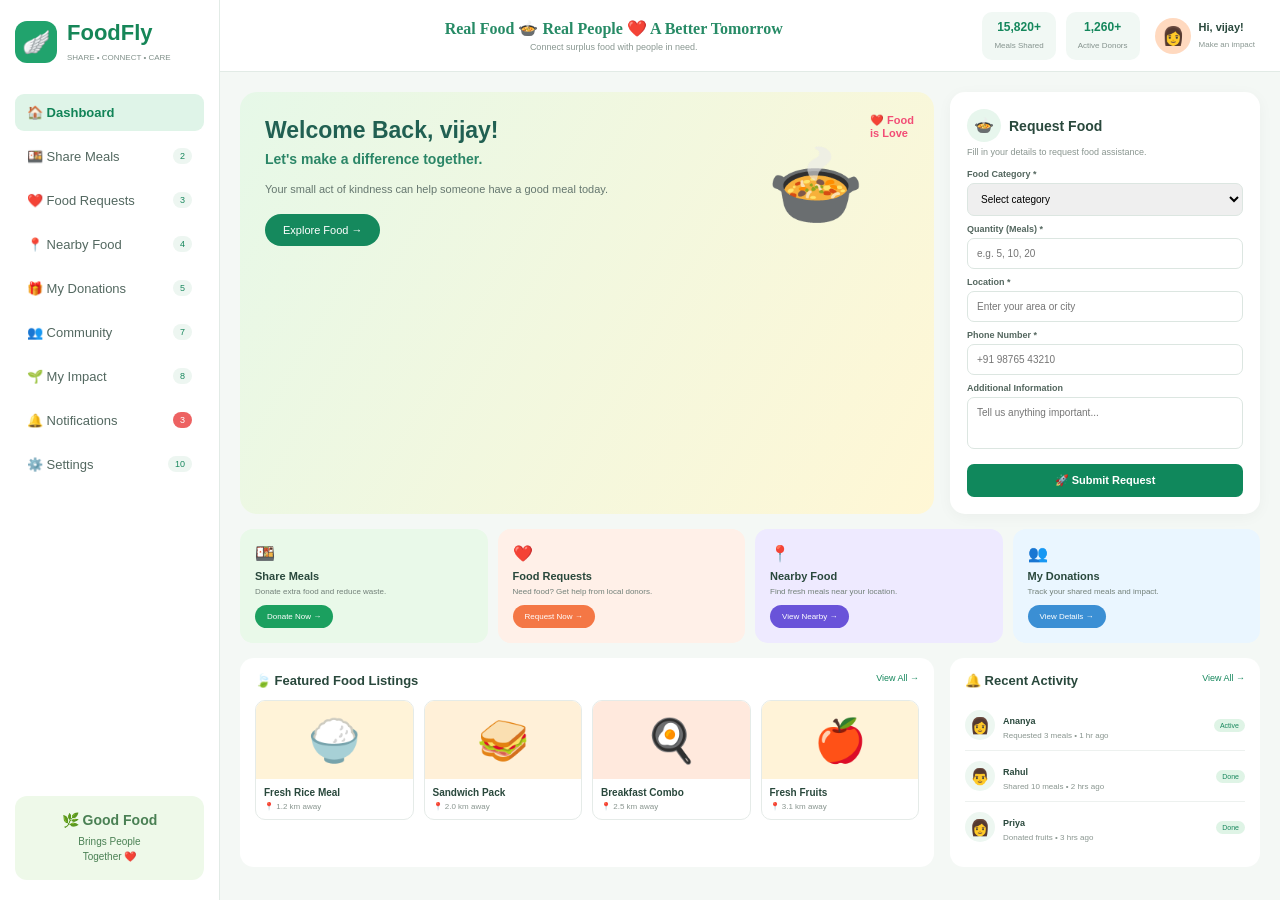
<file: index.html>
<!DOCTYPE html>
<html lang="en">
<head>
    <meta charset="UTF-8">
    <meta name="viewport" content="width=device-width, initial-scale=1.0">
    <title>FoodFly - Food Sharing</title>

    <style>
        * {
            margin: 0;
            padding: 0;
            box-sizing: border-box;
            font-family: Arial, sans-serif;
        }

        body {
            background: #f4f8f5;
            color: #29483c;
        }

        /* ================= SIDEBAR ================= */

        .sidebar {
            position: fixed;
            left: 0;
            top: 0;
            width: 220px;
            height: 100vh;
            background: white;
            padding: 20px 15px;
            border-right: 1px solid #e2ebe6;
        }

        .logo {
            display: flex;
            align-items: center;
            gap: 10px;
            margin-bottom: 30px;
        }

        .logo-icon {
            width: 42px;
            height: 42px;
            background: #21a36d;
            border-radius: 12px;
            display: flex;
            justify-content: center;
            align-items: center;
            font-size: 23px;
        }

        .logo h2 {
            color: #168658;
            font-size: 22px;
        }

        .logo small {
            color: #82918b;
            font-size: 8px;
        }

        .menu {
            list-style: none;
        }

        .menu li {
            margin: 6px 0;
        }

        .menu a {
            display: flex;
            align-items: center;
            gap: 12px;
            padding: 11px 12px;
            color: #536860;
            text-decoration: none;
            border-radius: 9px;
            font-size: 13px;
            cursor: pointer;
        }

        .menu a:hover,
        .menu .active {
            background: #dff4e8;
            color: #118357;
            font-weight: bold;
        }

        .badge {
            margin-left: auto;
            background: #edf6f1;
            color: #19885e;
            padding: 3px 7px;
            border-radius: 15px;
            font-size: 9px;
        }

        .red {
            background: #ed6262;
            color: white;
        }

        .sidebar-bottom {
            position: absolute;
            bottom: 20px;
            left: 15px;
            right: 15px;
            background: #eef9e9;
            border-radius: 12px;
            padding: 16px;
            text-align: center;
            color: #4a8054;
        }

        .sidebar-bottom h3 {
            font-size: 14px;
            margin-bottom: 6px;
        }

        .sidebar-bottom p {
            font-size: 10px;
            line-height: 1.5;
        }

        /* ================= MAIN ================= */

        .main {
            margin-left: 220px;
            min-height: 100vh;
        }

        /* ================= TOP BAR ================= */

        .topbar {
            height: 72px;
            background: white;
            border-bottom: 1px solid #e2ebe6;
            display: flex;
            align-items: center;
            padding: 0 25px;
        }

        .top-title {
            flex: 1;
            text-align: center;
        }

        .top-title h3 {
            color: #278b66;
            font-family: Georgia, serif;
            font-size: 16px;
        }

        .top-title p {
            font-size: 9px;
            color: #899791;
            margin-top: 4px;
        }

        .stats {
            display: flex;
            gap: 10px;
        }

        .stat {
            background: #f1f8f4;
            padding: 8px 12px;
            border-radius: 10px;
            text-align: center;
        }

        .stat strong {
            display: block;
            color: #15875c;
            font-size: 12px;
        }

        .stat span {
            color: #85938e;
            font-size: 8px;
        }

        .profile {
            display: flex;
            align-items: center;
            gap: 8px;
            margin-left: 15px;
        }

        .profile-img {
            width: 36px;
            height: 36px;
            border-radius: 50%;
            background: #ffd9bf;
            display: flex;
            justify-content: center;
            align-items: center;
            font-size: 18px;
        }

        .profile strong {
            display: block;
            font-size: 11px;
        }

        .profile small {
            color: #899791;
            font-size: 8px;
        }

        /* ================= DASHBOARD ================= */

        .dashboard {
            padding: 20px;
        }

        .top-section {
            display: grid;
            grid-template-columns: 1fr 310px;
            gap: 16px;
        }

        /* WELCOME */

        .welcome {
            min-height: 185px;
            border-radius: 17px;
            padding: 25px;
            position: relative;
            overflow: hidden;
            background: linear-gradient(
                120deg,
                #e6f8e8,
                #fff7d5
            );
        }

        .welcome h1 {
            color: #216052;
            font-size: 23px;
            margin-bottom: 7px;
        }

        .welcome h3 {
            color: #2b8667;
            font-size: 14px;
            margin-bottom: 14px;
        }

        .welcome p {
            color: #65776f;
            font-size: 11px;
            line-height: 1.6;
            width: 55%;
        }

        .explore {
            margin-top: 15px;
            padding: 10px 18px;
            background: #15895d;
            color: white;
            border: none;
            border-radius: 20px;
            cursor: pointer;
            font-size: 11px;
        }

        .explore:hover {
            background: #0c6d4a;
        }

        .food-icon {
            position: absolute;
            right: 70px;
            top: 48px;
            font-size: 78px;
        }

        .love {
            position: absolute;
            right: 20px;
            top: 22px;
            color: #f24d76;
            font-weight: bold;
            font-size: 11px;
        }

        /* ================= REQUEST FORM ================= */

        .request {
            background: white;
            border-radius: 15px;
            padding: 17px;
            box-shadow: 0 3px 15px rgba(0,0,0,0.04);
        }

        .request-heading {
            display: flex;
            align-items: center;
            gap: 8px;
            margin-bottom: 5px;
        }

        .request-heading span {
            background: #e7f6ed;
            padding: 7px;
            border-radius: 50%;
        }

        .request-heading h3 {
            font-size: 14px;
        }

        .request > p {
            color: #89958f;
            font-size: 9px;
            margin-bottom: 12px;
        }

        label {
            display: block;
            margin: 8px 0 4px;
            font-size: 9px;
            font-weight: bold;
            color: #53665e;
        }

        input,
        select,
        textarea {
            width: 100%;
            border: 1px solid #dce6e1;
            border-radius: 7px;
            padding: 9px;
            outline: none;
            font-size: 10px;
        }

        input:focus,
        select:focus,
        textarea:focus {
            border-color: #1b9a69;
        }

        textarea {
            height: 52px;
            resize: none;
        }

        .submit {
            width: 100%;
            border: none;
            margin-top: 11px;
            padding: 10px;
            background: #10885c;
            color: white;
            border-radius: 7px;
            font-size: 11px;
            font-weight: bold;
            cursor: pointer;
        }

        .submit:hover {
            background: #0b704c;
        }

        /* ================= ACTION CARDS ================= */

        .cards {
            display: grid;
            grid-template-columns: repeat(4, 1fr);
            gap: 10px;
            margin-top: 15px;
        }

        .card {
            padding: 15px;
            min-height: 110px;
            border-radius: 13px;
        }

        .card h4 {
            font-size: 11px;
            margin: 7px 0 4px;
        }

        .card p {
            color: #728079;
            font-size: 8px;
            line-height: 1.4;
        }

        .card button {
            border: none;
            color: white;
            border-radius: 15px;
            padding: 7px 12px;
            font-size: 8px;
            margin-top: 8px;
            cursor: pointer;
        }

        .share {
            background: #e9f9e9;
        }

        .share button {
            background: #1ba05f;
        }

        .requests {
            background: #fff0e8;
        }

        .requests button {
            background: #f47745;
        }

        .nearby {
            background: #eeeaff;
        }

        .nearby button {
            background: #6953d9;
        }

        .donations {
            background: #eaf6ff;
        }

        .donations button {
            background: #3b8fd4;
        }

        /* ================= BOTTOM ================= */

        .bottom {
            display: grid;
            grid-template-columns: 1fr 310px;
            gap: 16px;
            margin-top: 15px;
        }

        .section {
            background: white;
            border-radius: 14px;
            padding: 15px;
        }

        .section-title {
            display: flex;
            justify-content: space-between;
            margin-bottom: 12px;
        }

        .section-title h3 {
            font-size: 13px;
        }

        .section-title span {
            color: #16885d;
            font-size: 9px;
            cursor: pointer;
        }

        /* FOOD */

        .foods {
            display: grid;
            grid-template-columns: repeat(4, 1fr);
            gap: 10px;
        }

        .food {
            border: 1px solid #e5ebe8;
            border-radius: 10px;
            overflow: hidden;
        }

        .food-img {
            height: 78px;
            background: #fff3d8;
            display: flex;
            justify-content: center;
            align-items: center;
            font-size: 42px;
        }

        .food-info {
            padding: 8px;
        }

        .food-info h4 {
            font-size: 10px;
            margin-bottom: 4px;
        }

        .food-info p {
            color: #89958f;
            font-size: 8px;
        }

        /* ACTIVITY */

        .activity {
            display: flex;
            align-items: center;
            gap: 8px;
            padding: 10px 0;
            border-bottom: 1px solid #edf1ef;
        }

        .activity:last-child {
            border: none;
        }

        .activity-icon {
            width: 30px;
            height: 30px;
            background: #edf7f1;
            border-radius: 50%;
            display: flex;
            justify-content: center;
            align-items: center;
        }

        .activity-text {
            flex: 1;
        }

        .activity-text strong {
            font-size: 9px;
        }

        .activity-text p {
            color: #89958f;
            font-size: 8px;
            margin-top: 3px;
        }

        .status {
            background: #dff4e6;
            color: #19875d;
            padding: 3px 6px;
            border-radius: 10px;
            font-size: 7px;
        }

        /* ================= TOAST ================= */

        #message {
            display: none;
            position: fixed;
            bottom: 25px;
            right: 25px;
            background: #16865b;
            color: white;
            padding: 13px 20px;
            border-radius: 8px;
            font-size: 12px;
            box-shadow: 0 5px 20px rgba(0,0,0,.2);
        }

        /* ================= RESPONSIVE ================= */

        @media(max-width: 1000px) {

            .sidebar {
                width: 180px;
            }

            .main {
                margin-left: 180px;
            }

            .top-section,
            .bottom {
                grid-template-columns: 1fr;
            }

            .foods {
                grid-template-columns: repeat(2, 1fr);
            }
        }

        @media(max-width: 700px) {

            .sidebar {
                display: none;
            }

            .main {
                margin-left: 0;
            }

            .stats {
                display: none;
            }

            .cards {
                grid-template-columns: repeat(2, 1fr);
            }

            .welcome p {
                width: 70%;
            }
        }

    </style>
</head>

<body>

    <!-- ================= SIDEBAR ================= -->

    <div class="sidebar">

        <div class="logo">

            <div class="logo-icon">
                🪽
            </div>

            <div>
                <h2>FoodFly</h2>
                <small>SHARE • CONNECT • CARE</small>
            </div>

        </div>


        <ul class="menu">

            <li>
                <a class="active" onclick="message('Dashboard opened')">
                    🏠 Dashboard
                </a>
            </li>

            <li>
                <a onclick="message('Share Meals opened')">
                    🍱 Share Meals
                    <span class="badge">2</span>
                </a>
            </li>

            <li>
                <a onclick="message('Food Requests opened')">
                    ❤️ Food Requests
                    <span class="badge">3</span>
                </a>
            </li>

            <li>
                <a onclick="message('Nearby Food opened')">
                    📍 Nearby Food
                    <span class="badge">4</span>
                </a>
            </li>

            <li>
                <a onclick="message('My Donations opened')">
                    🎁 My Donations
                    <span class="badge">5</span>
                </a>
            </li>

            <li>
                <a onclick="message('Community opened')">
                    👥 Community
                    <span class="badge">7</span>
                </a>
            </li>

            <li>
                <a onclick="message('My Impact opened')">
                    🌱 My Impact
                    <span class="badge">8</span>
                </a>
            </li>

            <li>
                <a onclick="message('Notifications opened')">
                    🔔 Notifications
                    <span class="badge red">3</span>
                </a>
            </li>

            <li>
                <a onclick="message('Settings opened')">
                    ⚙️ Settings
                    <span class="badge">10</span>
                </a>
            </li>

        </ul>


        <div class="sidebar-bottom">

            <h3>🌿 Good Food</h3>

            <p>
                Brings People<br>
                Together ❤️
            </p>

        </div>

    </div>


    <!-- ================= MAIN ================= -->

    <div class="main">

        <!-- TOP BAR -->

        <div class="topbar">

            <div class="top-title">

                <h3>
                    Real Food 🍲 Real People ❤️ A Better Tomorrow
                </h3>

                <p>
                    Connect surplus food with people in need.
                </p>

            </div>


            <div class="stats">

                <div class="stat">
                    <strong>15,820+</strong>
                    <span>Meals Shared</span>
                </div>

                <div class="stat">
                    <strong>1,260+</strong>
                    <span>Active Donors</span>
                </div>

            </div>


            <div class="profile">

                <div class="profile-img">
                    👩
                </div>

                <div>
                    <strong>Hi, vijay!</strong>
                    <small>Make an impact</small>
                </div>

            </div>

        </div>


        <!-- DASHBOARD -->

        <div class="dashboard">

            <div class="top-section">

                <!-- WELCOME -->

                <div class="welcome">

                    <div class="love">
                        ❤️ Food<br>
                        is Love
                    </div>

                    <h1>
                        Welcome Back, vijay!
                    </h1>

                    <h3>
                        Let's make a difference together.
                    </h3>

                    <p>
                        Your small act of kindness can help someone
                        have a good meal today.
                    </p>

                    <button
                        class="explore"
                        onclick="message('Exploring FoodFly food listings!')">

                        Explore Food →
                    </button>

                    <div class="food-icon">
                        🍲
                    </div>

                </div>


                <!-- REQUEST FOOD -->

                <div class="request">

                    <div class="request-heading">

                        <span>🍲</span>

                        <h3>
                            Request Food
                        </h3>

                    </div>

                    <p>
                        Fill in your details to request food assistance.
                    </p>


                    <form id="foodForm">

                        <label>
                            Food Category *
                        </label>

                        <select required>

                            <option value="">
                                Select category
                            </option>

                            <option>
                                Rice & Meals
                            </option>

                            <option>
                                Fruits
                            </option>

                            <option>
                                Vegetables
                            </option>

                            <option>
                                Snacks
                            </option>

                            <option>
                                Bakery
                            </option>

                        </select>


                        <label>
                            Quantity (Meals) *
                        </label>

                        <input
                            type="number"
                            placeholder="e.g. 5, 10, 20"
                            required
                        >


                        <label>
                            Location *
                        </label>

                        <input
                            type="text"
                            placeholder="Enter your area or city"
                            required
                        >


                        <label>
                            Phone Number *
                        </label>

                        <input
                            type="tel"
                            placeholder="+91 98765 43210"
                            required
                        >


                        <label>
                            Additional Information
                        </label>

                        <textarea
                            placeholder="Tell us anything important..."
                        ></textarea>


                        <button class="submit" type="submit">
                            🚀 Submit Request
                        </button>

                    </form>

                </div>

            </div>


            <!-- ACTION CARDS -->

            <div class="cards">

                <div class="card share">

                    <div>🍱</div>

                    <h4>
                        Share Meals
                    </h4>

                    <p>
                        Donate extra food and reduce waste.
                    </p>

                    <button onclick="message('Share Meal selected')">
                        Donate Now →
                    </button>

                </div>


                <div class="card requests">

                    <div>❤️</div>

                    <h4>
                        Food Requests
                    </h4>

                    <p>
                        Need food? Get help from local donors.
                    </p>

                    <button onclick="message('Food Request selected')">
                        Request Now →
                    </button>

                </div>


                <div class="card nearby">

                    <div>📍</div>

                    <h4>
                        Nearby Food
                    </h4>

                    <p>
                        Find fresh meals near your location.
                    </p>

                    <button onclick="message('Finding nearby food')">
                        View Nearby →
                    </button>

                </div>


                <div class="card donations">

                    <div>👥</div>

                    <h4>
                        My Donations
                    </h4>

                    <p>
                        Track your shared meals and impact.
                    </p>

                    <button onclick="message('Donation details opened')">
                        View Details →
                    </button>

                </div>

            </div>


            <!-- BOTTOM SECTION -->

            <div class="bottom">

                <!-- FEATURED FOOD -->

                <div class="section">

                    <div class="section-title">

                        <h3>
                            🍃 Featured Food Listings
                        </h3>

                        <span onclick="message('Showing all food listings')">
                            View All →
                        </span>

                    </div>


                    <div class="foods">

                        <div class="food">

                            <div class="food-img">
                                🍚
                            </div>

                            <div class="food-info">

                                <h4>
                                    Fresh Rice Meal
                                </h4>

                                <p>
                                    📍 1.2 km away
                                </p>

                            </div>

                        </div>


                        <div class="food">

                            <div
                                class="food-img"
                                style="background:#fff0d8;">

                                🥪

                            </div>

                            <div class="food-info">

                                <h4>
                                    Sandwich Pack
                                </h4>

                                <p>
                                    📍 2.0 km away
                                </p>

                            </div>

                        </div>


                        <div class="food">

                            <div
                                class="food-img"
                                style="background:#ffe9dd;">

                                🍳

                            </div>

                            <div class="food-info">

                                <h4>
                                    Breakfast Combo
                                </h4>

                                <p>
                                    📍 2.5 km away
                                </p>

                            </div>

                        </div>


                        <div class="food">

                            <div
                                class="food-img"
                                style="background:#fff3d8;">

                                🍎

                            </div>

                            <div class="food-info">

                                <h4>
                                    Fresh Fruits
                                </h4>

                                <p>
                                    📍 3.1 km away
                                </p>

                            </div>

                        </div>

                    </div>

                </div>


                <!-- RECENT ACTIVITY -->

                <div class="section">

                    <div class="section-title">

                        <h3>
                            🔔 Recent Activity
                        </h3>

                        <span onclick="message('Showing all activity')">
                            View All →
                        </span>

                    </div>


                    <div class="activity">

                        <div class="activity-icon">
                            👩
                        </div>

                        <div class="activity-text">

                            <strong>
                                Ananya
                            </strong>

                            <p>
                                Requested 3 meals • 1 hr ago
                            </p>

                        </div>

                        <span class="status">
                            Active
                        </span>

                    </div>


                    <div class="activity">

                        <div class="activity-icon">
                            👨
                        </div>

                        <div class="activity-text">

                            <strong>
                                Rahul
                            </strong>

                            <p>
                                Shared 10 meals • 2 hrs ago
                            </p>

                        </div>

                        <span class="status">
                            Done
                        </span>

                    </div>


                    <div class="activity">

                        <div class="activity-icon">
                            👩
                        </div>

                        <div class="activity-text">

                            <strong>
                                Priya
                            </strong>

                            <p>
                                Donated fruits • 3 hrs ago
                            </p>

                        </div>

                        <span class="status">
                            Done
                        </span>

                    </div>

                </div>

            </div>

        </div>

    </div>


    <!-- MESSAGE -->

    <div id="message">
        Action completed!
    </div>


    <!-- ================= JAVASCRIPT ================= -->

    <script>

        function message(text) {

            let box = document.getElementById("message");

            box.innerHTML = text;

            box.style.display = "block";

            setTimeout(function() {

                box.style.display = "none";

            }, 2000);
        }


        document
            .getElementById("foodForm")
            .addEventListener("submit", function(event) {

                event.preventDefault();

                message("🎉 Food request submitted successfully!");

                this.reset();

            });

    </script>

</body>
</html>
</file>
